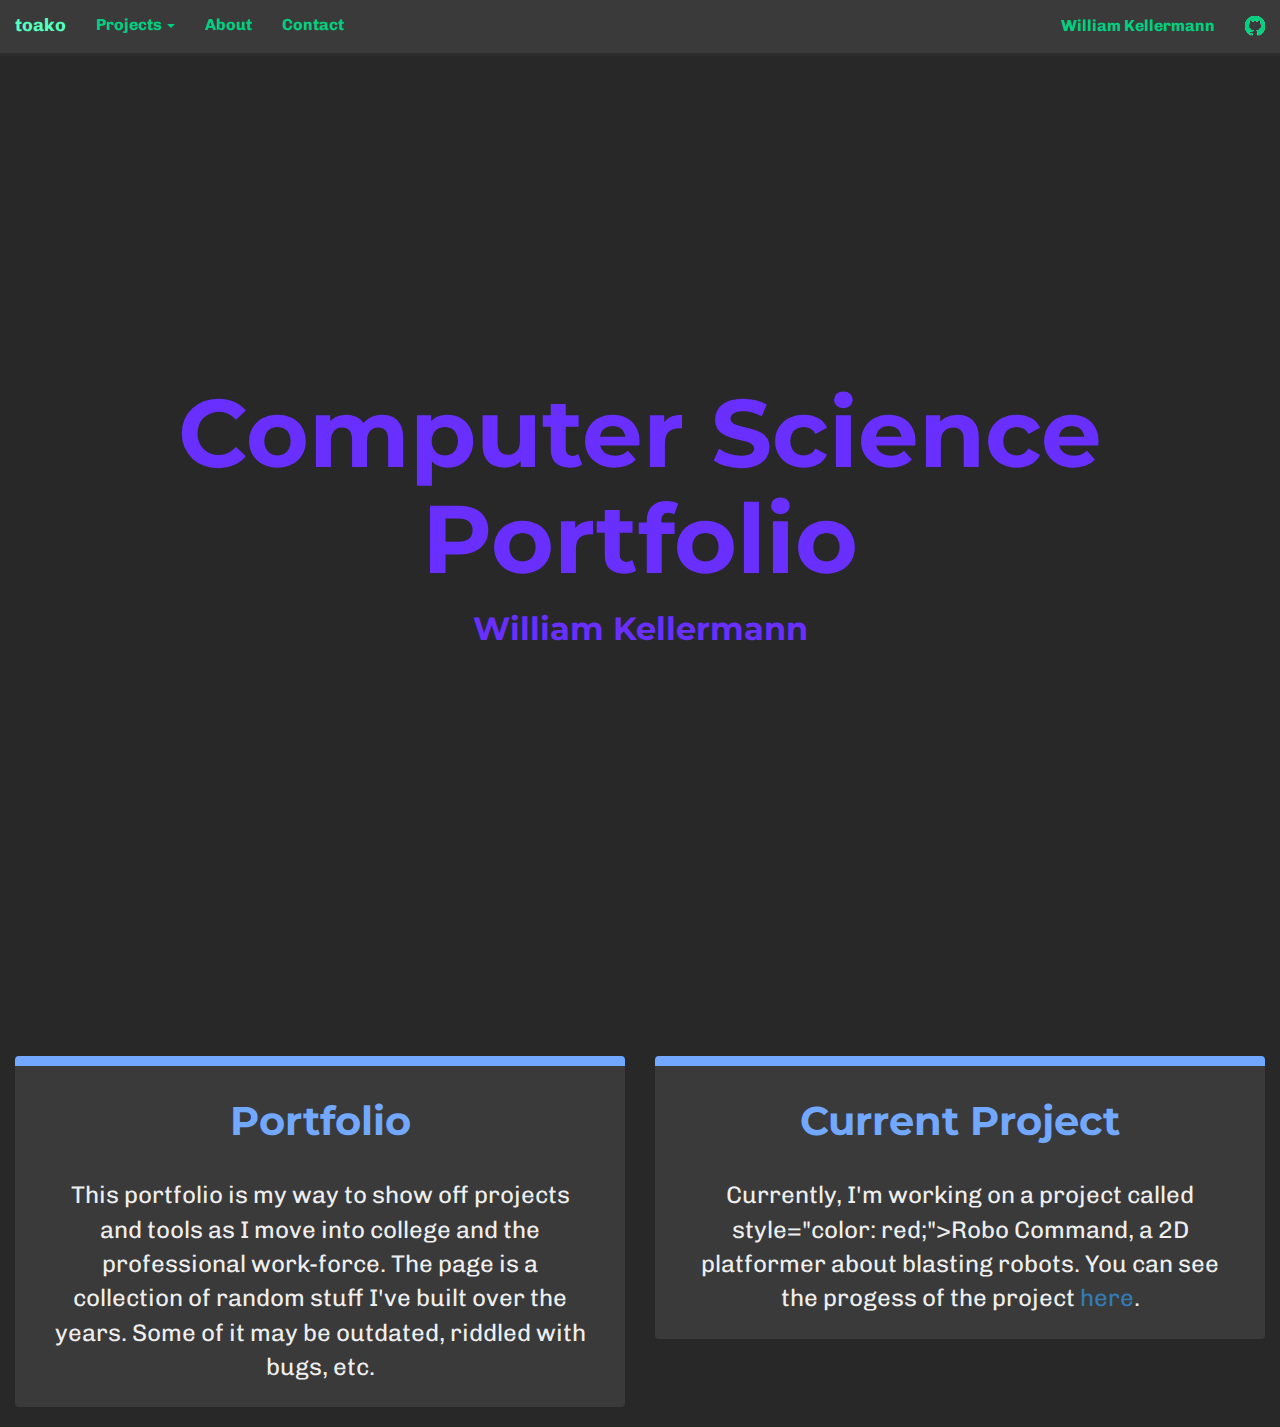
<file: index.html>
<!DOCTYPE html>
<html lang="en">
<head>
    <meta charset="UTF-8">
    <title>Home - Toako Portfolio</title>
    <link href="https://fonts.googleapis.com/css?family=Lora:400,700|Montserrat:300" rel="stylesheet">
    <link href="https://fonts.googleapis.com/css?family=Chivo:300,700|Playfair+Display:700i" rel="stylesheet">
    <link rel="stylesheet" href="https://maxcdn.bootstrapcdn.com/bootstrap/3.3.7/css/bootstrap.min.css">
    <link rel="stylesheet" href="css/style.css">
    <link rel="stylesheet" href="css/custom.css">
    <link rel="icon" href="res/logo-icon.png">
</head>
<body>
<nav class="navbar navbar-default navbar-fixed-top set-nav">
    <div class="container-fluid">
        <div class="navbar-header">
            <a class="navbar-brand" href="index.html">toako</a>
        </div>
        <ul class="nav navbar-nav">
            <li class="dropdown">
                <a class="dropdown-toggle" data-toggle="dropdown" href="#">Projects
                    <span class="caret"></span></a>
                <ul class="dropdown-menu">
                    <li><a href="#">RE Scraper Test</a></li>
					<li><a href="#">Site Scraper</a></li>
                </ul>
            </li>
            
            <li><a href="#">About</a></li>
            <li><a href="#">Contact</a></li>
        </ul>
        <ul class="nav navbar-nav navbar-right">
            <li><p class="navbar-text">William Kellermann</p></li>
            <li><a href="https://github.com/toako"><img src="res/github.png" width="20px" height="20px"></a></li>
        </ul>
    </div>
</nav>
<div class="container-fluid area-title">
    <h1 class="text-center txt-1">Computer Science Portfolio</h1>
    <h2 class="text-center txt-1">William Kellermann</h2>
</div>
<div class="row container-fluid">
    <div class="col-md-6">
        <div class="thumbnail">
            <div class="caption">
                <h3 class="thumb-entry">Portfolio</h3>
                <p class="thumb-desc">This portfolio is my way to show off projects and tools as I move into college and the professional work-force.
                The page is a collection of random stuff I've built over the years. Some of it may be outdated, riddled with bugs, etc.</p>
            </div>
        </div>
    </div>
    <div class="col-md-6">
        <div class="thumbnail">
            <div class="caption">
                <h3 class="thumb-entry">Current Project</h3>
                <p class="thumb-desc">Currently, I'm working on a project called <span> style="color: red;">Robo Command</span>, a 2D platformer about blasting robots.
                    You can see the progess of the project <a>here</a>.</p>
            </div>
        </div>
    </div>
</div>
</body>
<script src="https://code.jquery.com/jquery-3.2.1.slim.min.js"></script>
<script src="https://cdnjs.cloudflare.com/ajax/libs/popper.js/1.12.9/umd/popper.min.js"></script>
<script src="https://maxcdn.bootstrapcdn.com/bootstrap/3.3.7/js/bootstrap.min.js"></script>
</html>
</file>
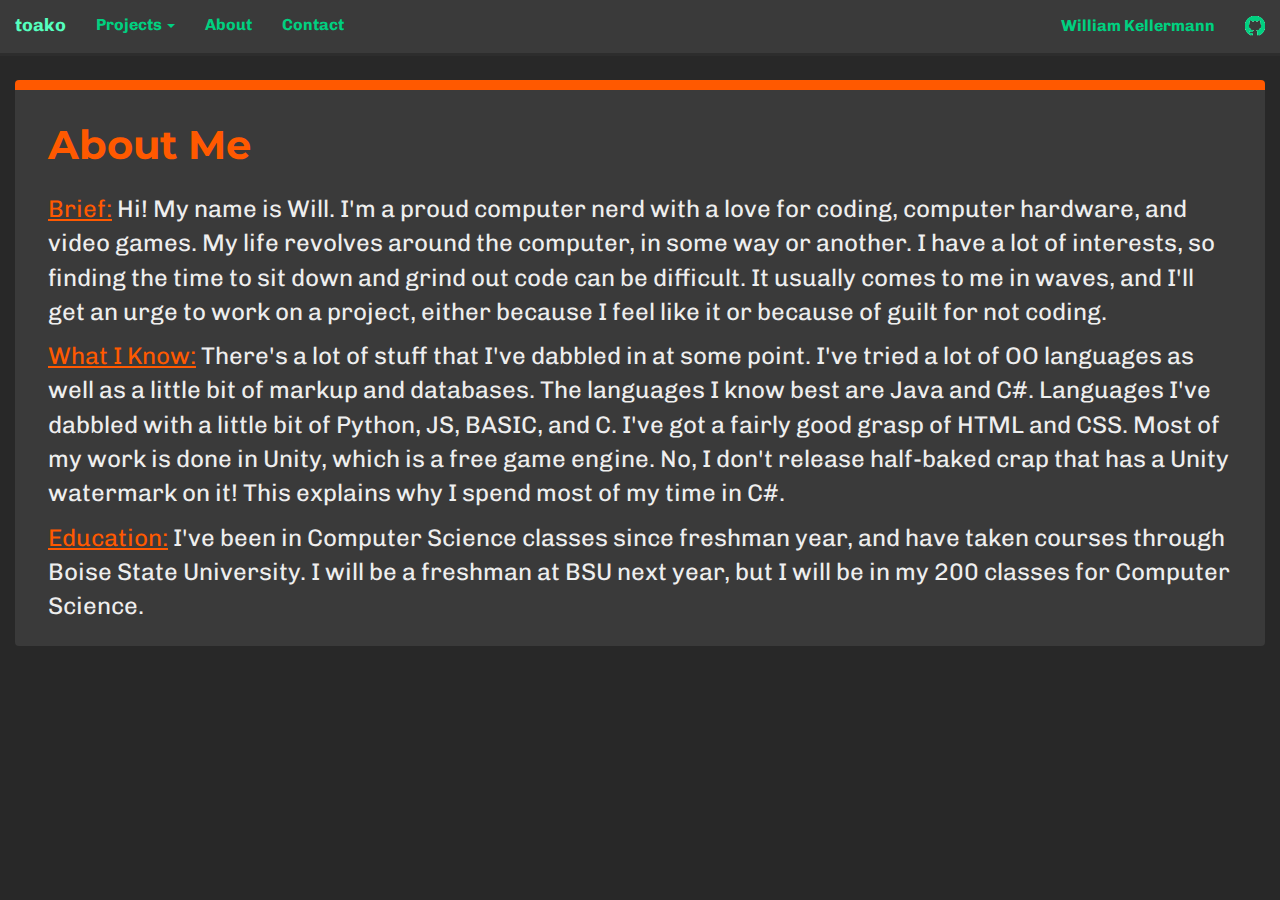
<file: about.html>
<!DOCTYPE html>
<html lang="en">
<head>
    <meta charset="UTF-8">
    <title>About - Portfolio</title>
    <link href="https://fonts.googleapis.com/css?family=Lora:400,700|Montserrat:300" rel="stylesheet">
    <link href="https://fonts.googleapis.com/css?family=Chivo:300,700|Playfair+Display:700i" rel="stylesheet">
    <link rel="stylesheet" href="https://maxcdn.bootstrapcdn.com/bootstrap/3.3.7/css/bootstrap.min.css">
    <link rel="stylesheet" href="css/style.css">
    <link rel="stylesheet" href="css/custom.css">
    <link rel="icon" href="res/logo-icon.png">
</head>
<body>
<nav class="navbar navbar-default navbar-fixed-top set-nav">
    <div class="container-fluid">
        <div class="navbar-header">
            <a class="navbar-brand" href="index.html">toako</a>
        </div>
        <ul class="nav navbar-nav">
            <li class="dropdown">
                <a class="dropdown-toggle" data-toggle="dropdown" href="#">Projects
                    <span class="caret"></span></a>
                <ul class="dropdown-menu">
                    <li><a href="#">Web Blocker Bypass</a></li>
                </ul>
            </li>

            <li><a href="about.html">About</a></li>
            <li><a href="contact.html">Contact</a></li>
        </ul>
        <ul class="nav navbar-nav navbar-right">
            <li><p class="navbar-text">William Kellermann</p></li>
            <li><a href="https://github.com/toako"><img src="res/github.png" width="20px" height="20px"></a></li>
        </ul>
    </div>
</nav>
<div class="thumb-container container-fluid">
    <div class="thumbnail" style="border-color: #ff5900;">
        <div class="caption">
            <h3 class="about-title">About Me</h3>
            <p class="thumb-desc" style="text-align: left;"><span class="para-intro">Brief:</span> Hi! My name is Will. I'm a proud
                computer nerd with a love for coding, computer hardware, and video games. My life revolves around the computer, in some way or another. I have a lot of interests, so finding the time
                to sit down and grind out code can be difficult. It usually comes to me in waves, and I'll get an urge to work on a project, either because I feel like it or because of guilt for not coding.
            </p>
            <p class="thumb-desc" style="text-align: left;"><span class="para-intro">What I Know:</span> There's a lot of stuff that I've dabbled in at some point. I've tried a lot of OO languages as well
                as a little bit of markup and databases. The languages I know best are Java and C#. Languages I've dabbled with a little bit of Python, JS, BASIC, and C. I've got a fairly good grasp of HTML
                and CSS. Most of my work is done in Unity, which is a free game engine. No, I don't release half-baked crap that has a Unity watermark on it! This explains why I spend most of my time in C#.
            </p>
            <p class="thumb-desc" style="text-align: left;"><span class="para-intro">Education:</span> I've been in Computer Science classes since freshman year, and have taken courses through Boise State
                University. I will be a freshman at BSU next year, but I will be in my 200 classes for Computer Science.
            </p>
        </div>
    </div>
</div>



</body>
<script src="https://code.jquery.com/jquery-3.2.1.slim.min.js"></script>
<script src="https://cdnjs.cloudflare.com/ajax/libs/popper.js/1.12.9/umd/popper.min.js"></script>
<script src="https://maxcdn.bootstrapcdn.com/bootstrap/3.3.7/js/bootstrap.min.js"></script>
</html>
</file>
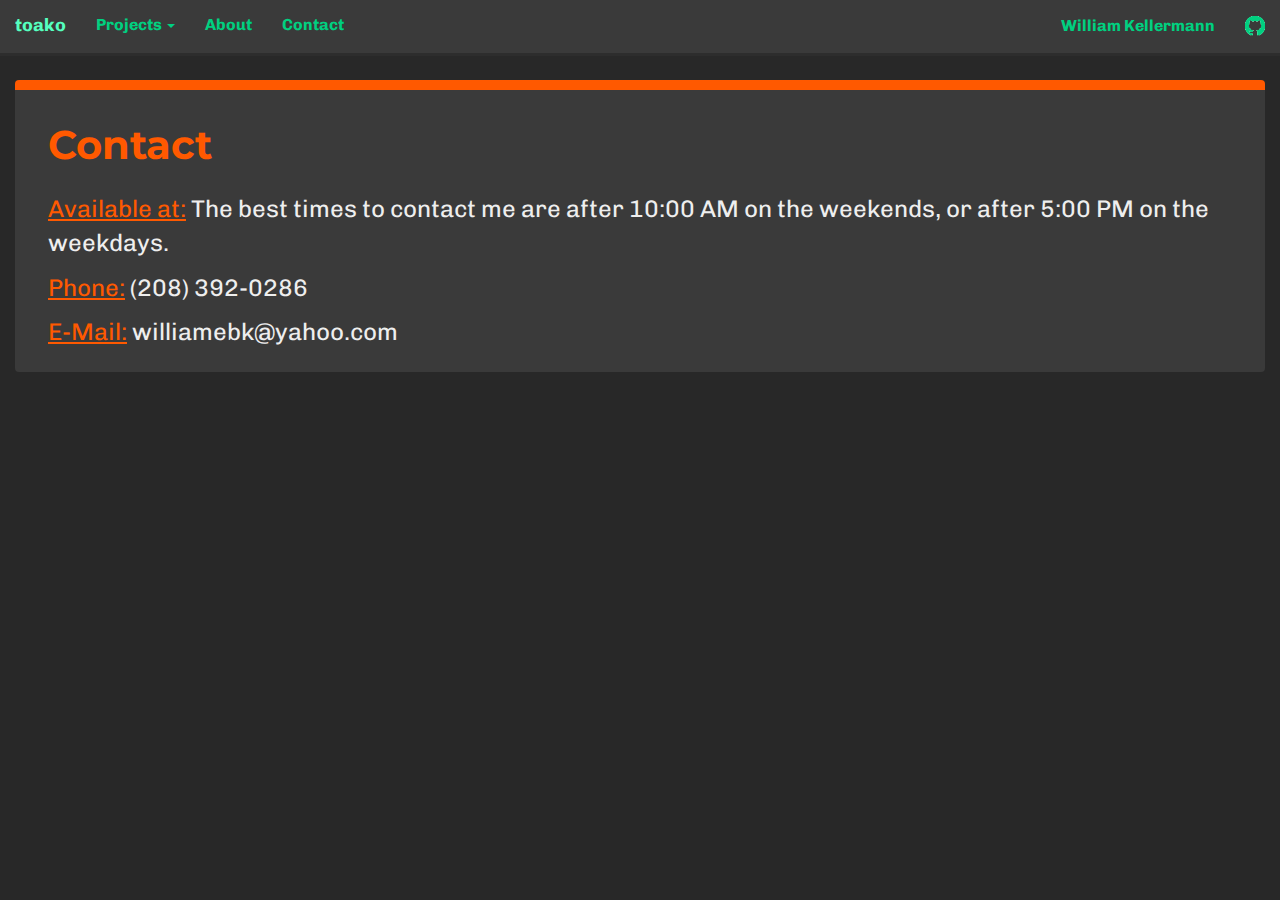
<file: contact.html>
<!DOCTYPE html>
<html lang="en">
<head>
    <meta charset="UTF-8">
    <title>Contact - Portfolio</title>
    <link href="https://fonts.googleapis.com/css?family=Lora:400,700|Montserrat:300" rel="stylesheet">
    <link href="https://fonts.googleapis.com/css?family=Chivo:300,700|Playfair+Display:700i" rel="stylesheet">
    <link rel="stylesheet" href="https://maxcdn.bootstrapcdn.com/bootstrap/3.3.7/css/bootstrap.min.css">
    <link rel="stylesheet" href="css/style.css">
    <link rel="stylesheet" href="css/custom.css">
    <link rel="icon" href="res/logo-icon.png">
</head>
<body>
<nav class="navbar navbar-default navbar-fixed-top set-nav">
    <div class="container-fluid">
        <div class="navbar-header">
            <a class="navbar-brand" href="index.html">toako</a>
        </div>
        <ul class="nav navbar-nav">
            <li class="dropdown">
                <a class="dropdown-toggle" data-toggle="dropdown" href="#">Projects
                    <span class="caret"></span></a>
                <ul class="dropdown-menu">
                    <li><a href="#">Web Blocker Bypass</a></li>
                </ul>
            </li>

            <li><a href="about.html">About</a></li>
            <li><a href="contact.html">Contact</a></li>
        </ul>
        <ul class="nav navbar-nav navbar-right">
            <li><p class="navbar-text">William Kellermann</p></li>
            <li><a href="https://github.com/toako"><img src="res/github.png" width="20px" height="20px"></a></li>
        </ul>
    </div>
</nav>
<div class="thumb-container container-fluid">
    <div class="thumbnail" style="border-color: #ff5900;">
        <div class="caption">
            <h3 class="about-title">Contact</h3>
            <p class="thumb-desc" style="text-align: left;"><span class="para-intro">Available at:</span> The best times to contact me are after 10:00 AM on the weekends, or after 5:00 PM on the weekdays.</p>
            <p class="thumb-desc" style="text-align: left;"><span class="para-intro">Phone:</span> (208) 392-0286</p>
            <p class="thumb-desc" style="text-align: left;"><span class="para-intro">E-Mail:</span> williamebk@yahoo.com</p>
        </div>
    </div>
</div>



</body>
<script src="https://code.jquery.com/jquery-3.2.1.slim.min.js"></script>
<script src="https://cdnjs.cloudflare.com/ajax/libs/popper.js/1.12.9/umd/popper.min.js"></script>
<script src="https://maxcdn.bootstrapcdn.com/bootstrap/3.3.7/js/bootstrap.min.js"></script>
</html>
</file>
<file: css/style.css>
body {
	background-color: #282828;
}
.area-title {
    padding-top: 360px;
    padding-bottom: 400px;
}
.txt-1 {
	color: #682fff;
	font-family: 'Montserrat';
	font-weight: bold;
}
.thumb-entry {
	color: #72a8ff;
	font-family: Montserrat;
	font-weight: bold;
	text-align: center;
	font-size: 40px;
	padding-bottom: 25px;

}
.thumb-desc {
	color: #eeeeee;
	font-family: Chivo;
	font-size: 24px;
	margin-left: 20px;
	margin-right: 20px;
	text-align: center;
}

.thumb-container{
	padding-top: 80px;
	max-width: 1400px;
}

.about-title {
	color: #ff5900;
	font-family: Montserrat;
	font-weight: bold;
	text-align: left;
	font-size: 40px;
	padding-left: 20px;
	padding-bottom: 15px;
}
.para-intro {
	color: #ff5900;
	text-decoration: underline;
}
</file>
<file: css/custom.css>
h1 {
    font-size: 96px;
}
h2 {
    font-size: 32px;
}

.navbar-default {
	background-color: #3A3A3A;
	border-top: 0px solid #3A3A3A;
	border-right: 0px solid #3A3A3A;
	border-left: 0px solid #3A3A3A;
	border-bottom: 3px solid #2D2D2D;
	
	font-family: Chivo;
	font-weight: bold;
	font-size: 16px;
}

/* Title */
.navbar-default .navbar-brand {
	color: #00D080;
	
}
.navbar-default .navbar-brand:hover,
.navbar-default .navbar-brand:focus {
    color: #55ffbf;
}
/* Link */
.navbar-default .navbar-nav > li > a {
    color: #00D080;
}
.navbar-default .navbar-nav > li > a:hover,
.navbar-default .navbar-nav > li > a:focus {
    color: #55ffbf;
}
.navbar-default .navbar-nav > .active > a,
.navbar-default .navbar-nav > .active > a:hover,
.navbar-default .navbar-nav > .active > a:focus {
    color: #00D080;
}
.dropdown-menu {
	background-color: #3A3A3A;
}
.dropdown-menu > li {
	background-color: #3A3A3A;
	border: 0px solid #3A3A3A;
}
.dropdown-menu > li > a {
	color: #00D080;
}
.dropdown-menu > li > a:hover,
.dropdown-menu > li > a:focus {
    color: #55ffbf;
    background-color: #535353;
}
.navbar-default .navbar-nav > li > p {
	color: #00D080;
}
.thumbnail {
    background-color: #3A3A3A;
    border-width: 10px 0px 0px 0px;
    border-style: solid;
	border-color: #72a8ff;
}
</file>
